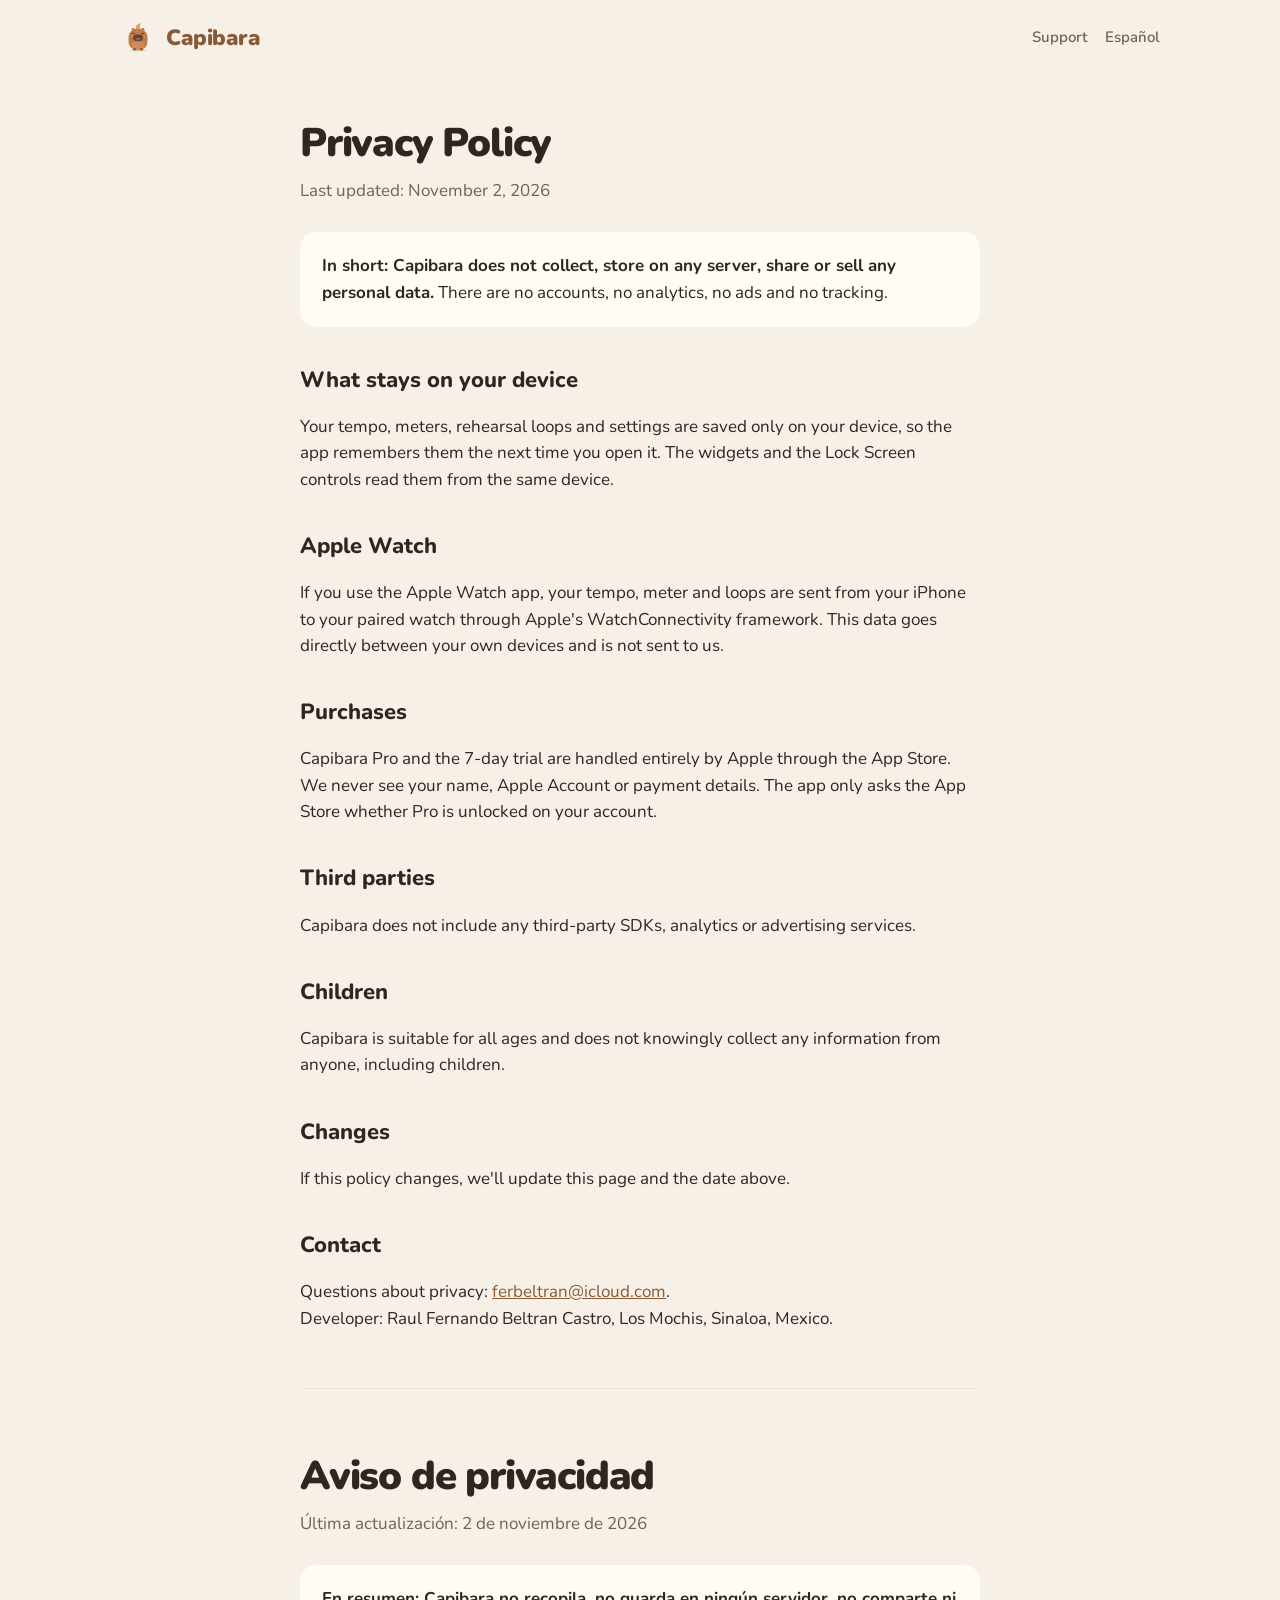
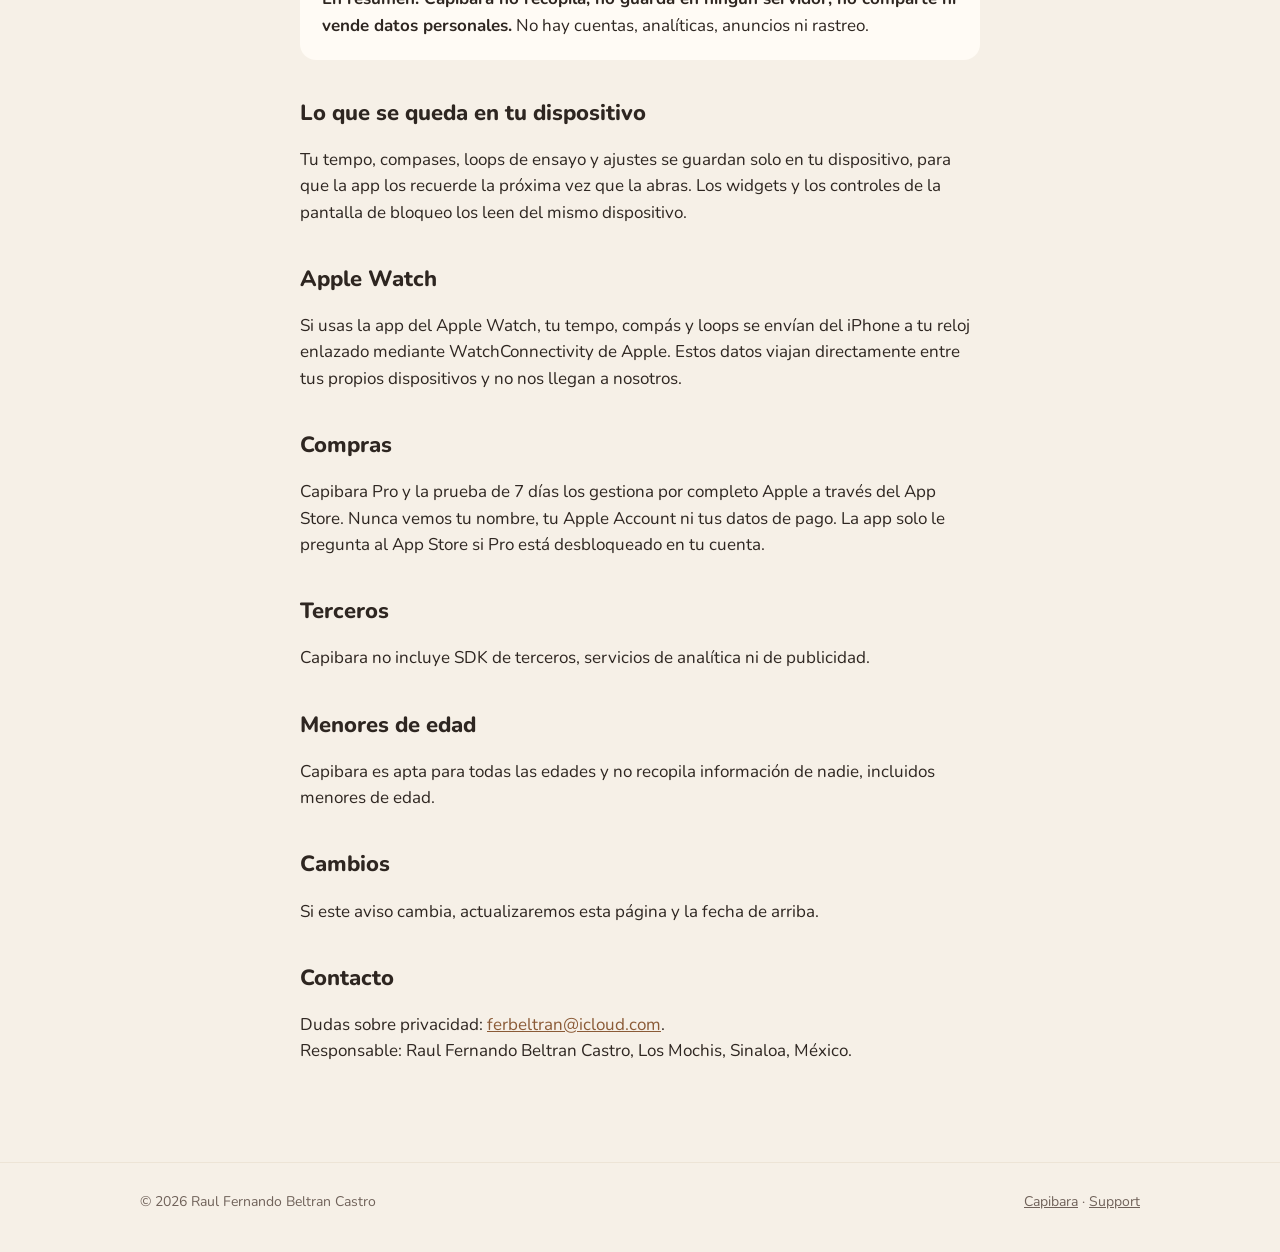
<file: privacy/index.html>
<!doctype html>
<html lang="en">
<head>
  <meta charset="utf-8">
  <meta name="viewport" content="width=device-width, initial-scale=1">
  <title>Capibara · Privacy Policy</title>
  <meta name="description" content="Capibara does not collect any personal data.">
  <link rel="icon" href="../img/favicon.png">
  <link rel="stylesheet" href="https://fonts.googleapis.com/css2?family=Nunito:wght@600;800;900&display=swap">
  <link rel="stylesheet" href="../style.css">
</head>
<body>
  <header class="wrap top">
    <a class="brand" href="../"><img src="../img/icon.png" alt="">Capibara</a>
    <nav>
      <a href="../support/">Support</a>
      <a href="#es">Español</a>
    </nav>
  </header>

  <main class="doc">
    <h1>Privacy Policy</h1>
    <p class="updated">Last updated: November 2, 2026</p>

    <div class="card">
      <p><strong>In short: Capibara does not collect, store on any server, share or sell any personal data.</strong> There are no accounts, no analytics, no ads and no tracking.</p>
    </div>

    <h2>What stays on your device</h2>
    <p>Your tempo, meters, rehearsal loops and settings are saved only on your device, so the app remembers them the next time you open it. The widgets and the Lock Screen controls read them from the same device.</p>

    <h2>Apple Watch</h2>
    <p>If you use the Apple Watch app, your tempo, meter and loops are sent from your iPhone to your paired watch through Apple's WatchConnectivity framework. This data goes directly between your own devices and is not sent to us.</p>

    <h2>Purchases</h2>
    <p>Capibara Pro and the 7-day trial are handled entirely by Apple through the App Store. We never see your name, Apple Account or payment details. The app only asks the App Store whether Pro is unlocked on your account.</p>

    <h2>Third parties</h2>
    <p>Capibara does not include any third-party SDKs, analytics or advertising services.</p>

    <h2>Children</h2>
    <p>Capibara is suitable for all ages and does not knowingly collect any information from anyone, including children.</p>

    <h2>Changes</h2>
    <p>If this policy changes, we'll update this page and the date above.</p>

    <h2>Contact</h2>
    <p>Questions about privacy: <a href="mailto:ferbeltran@icloud.com">ferbeltran@icloud.com</a>.<br>Developer: Raul Fernando Beltran Castro, Los Mochis, Sinaloa, Mexico.</p>

    <hr id="es">

    <h1 lang="es">Aviso de privacidad</h1>
    <p class="updated" lang="es">Última actualización: 2 de noviembre de 2026</p>

    <div lang="es">
      <div class="card">
        <p><strong>En resumen: Capibara no recopila, no guarda en ningún servidor, no comparte ni vende datos personales.</strong> No hay cuentas, analíticas, anuncios ni rastreo.</p>
      </div>

      <h2>Lo que se queda en tu dispositivo</h2>
      <p>Tu tempo, compases, loops de ensayo y ajustes se guardan solo en tu dispositivo, para que la app los recuerde la próxima vez que la abras. Los widgets y los controles de la pantalla de bloqueo los leen del mismo dispositivo.</p>

      <h2>Apple Watch</h2>
      <p>Si usas la app del Apple Watch, tu tempo, compás y loops se envían del iPhone a tu reloj enlazado mediante WatchConnectivity de Apple. Estos datos viajan directamente entre tus propios dispositivos y no nos llegan a nosotros.</p>

      <h2>Compras</h2>
      <p>Capibara Pro y la prueba de 7 días los gestiona por completo Apple a través del App Store. Nunca vemos tu nombre, tu Apple Account ni tus datos de pago. La app solo le pregunta al App Store si Pro está desbloqueado en tu cuenta.</p>

      <h2>Terceros</h2>
      <p>Capibara no incluye SDK de terceros, servicios de analítica ni de publicidad.</p>

      <h2>Menores de edad</h2>
      <p>Capibara es apta para todas las edades y no recopila información de nadie, incluidos menores de edad.</p>

      <h2>Cambios</h2>
      <p>Si este aviso cambia, actualizaremos esta página y la fecha de arriba.</p>

      <h2>Contacto</h2>
      <p>Dudas sobre privacidad: <a href="mailto:ferbeltran@icloud.com">ferbeltran@icloud.com</a>.<br>Responsable: Raul Fernando Beltran Castro, Los Mochis, Sinaloa, México.</p>
    </div>
  </main>

  <footer>
    <div class="wrap">
      <span>© 2026 Raul Fernando Beltran Castro</span>
      <span><a href="../">Capibara</a> · <a href="../support/">Support</a></span>
    </div>
  </footer>
</body>
</html>
</file>
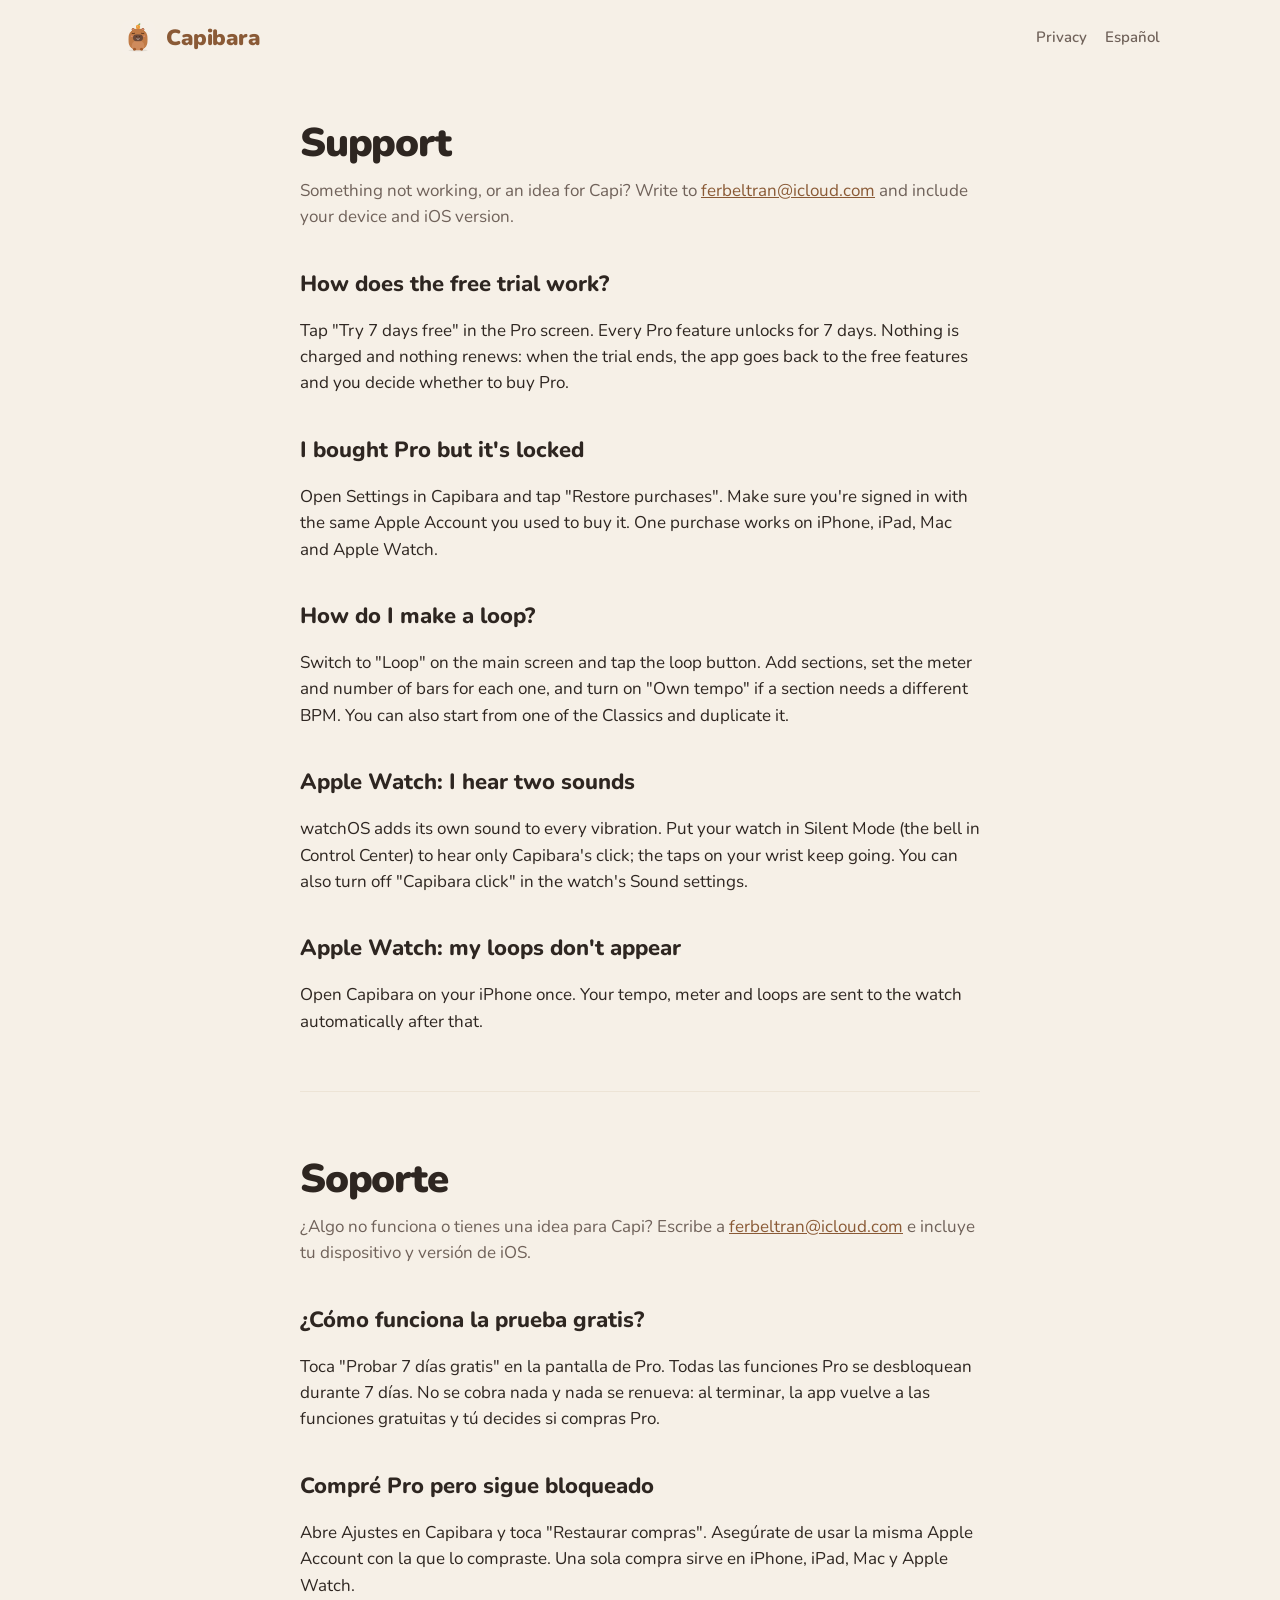
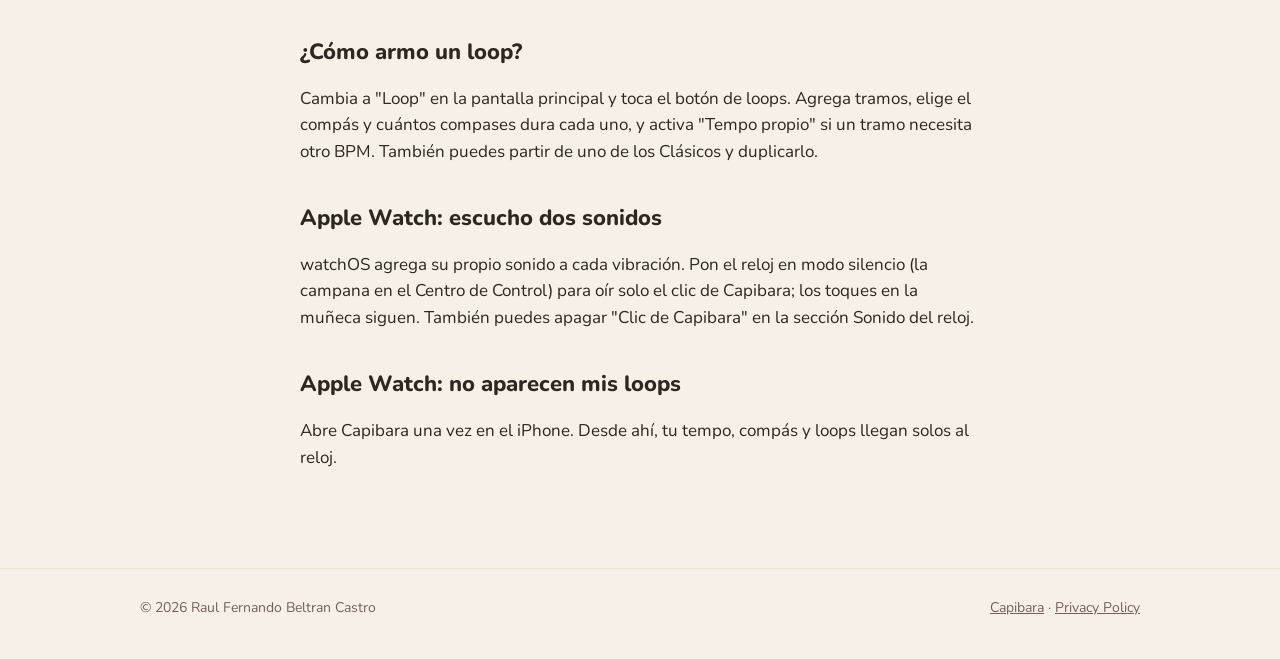
<file: support/index.html>
<!doctype html>
<html lang="en">
<head>
  <meta charset="utf-8">
  <meta name="viewport" content="width=device-width, initial-scale=1">
  <title>Capibara · Support</title>
  <meta name="description" content="Help with Capibara: the free trial, restoring purchases, loops and Apple Watch.">
  <link rel="icon" href="../img/favicon.png">
  <link rel="stylesheet" href="https://fonts.googleapis.com/css2?family=Nunito:wght@600;800;900&display=swap">
  <link rel="stylesheet" href="../style.css">
</head>
<body>
  <header class="wrap top">
    <a class="brand" href="../"><img src="../img/icon.png" alt="">Capibara</a>
    <nav>
      <a href="../privacy/">Privacy</a>
      <a href="#es">Español</a>
    </nav>
  </header>

  <main class="doc">
    <h1>Support</h1>
    <p class="updated">Something not working, or an idea for Capi? Write to <a href="mailto:ferbeltran@icloud.com">ferbeltran@icloud.com</a> and include your device and iOS version.</p>

    <h2>How does the free trial work?</h2>
    <p>Tap "Try 7 days free" in the Pro screen. Every Pro feature unlocks for 7 days. Nothing is charged and nothing renews: when the trial ends, the app goes back to the free features and you decide whether to buy Pro.</p>

    <h2>I bought Pro but it's locked</h2>
    <p>Open Settings in Capibara and tap "Restore purchases". Make sure you're signed in with the same Apple Account you used to buy it. One purchase works on iPhone, iPad, Mac and Apple Watch.</p>

    <h2>How do I make a loop?</h2>
    <p>Switch to "Loop" on the main screen and tap the loop button. Add sections, set the meter and number of bars for each one, and turn on "Own tempo" if a section needs a different BPM. You can also start from one of the Classics and duplicate it.</p>

    <h2>Apple Watch: I hear two sounds</h2>
    <p>watchOS adds its own sound to every vibration. Put your watch in Silent Mode (the bell in Control Center) to hear only Capibara's click; the taps on your wrist keep going. You can also turn off "Capibara click" in the watch's Sound settings.</p>

    <h2>Apple Watch: my loops don't appear</h2>
    <p>Open Capibara on your iPhone once. Your tempo, meter and loops are sent to the watch automatically after that.</p>

    <hr id="es">

    <div lang="es">
      <h1>Soporte</h1>
      <p class="updated">¿Algo no funciona o tienes una idea para Capi? Escribe a <a href="mailto:ferbeltran@icloud.com">ferbeltran@icloud.com</a> e incluye tu dispositivo y versión de iOS.</p>

      <h2>¿Cómo funciona la prueba gratis?</h2>
      <p>Toca "Probar 7 días gratis" en la pantalla de Pro. Todas las funciones Pro se desbloquean durante 7 días. No se cobra nada y nada se renueva: al terminar, la app vuelve a las funciones gratuitas y tú decides si compras Pro.</p>

      <h2>Compré Pro pero sigue bloqueado</h2>
      <p>Abre Ajustes en Capibara y toca "Restaurar compras". Asegúrate de usar la misma Apple Account con la que lo compraste. Una sola compra sirve en iPhone, iPad, Mac y Apple Watch.</p>

      <h2>¿Cómo armo un loop?</h2>
      <p>Cambia a "Loop" en la pantalla principal y toca el botón de loops. Agrega tramos, elige el compás y cuántos compases dura cada uno, y activa "Tempo propio" si un tramo necesita otro BPM. También puedes partir de uno de los Clásicos y duplicarlo.</p>

      <h2>Apple Watch: escucho dos sonidos</h2>
      <p>watchOS agrega su propio sonido a cada vibración. Pon el reloj en modo silencio (la campana en el Centro de Control) para oír solo el clic de Capibara; los toques en la muñeca siguen. También puedes apagar "Clic de Capibara" en la sección Sonido del reloj.</p>

      <h2>Apple Watch: no aparecen mis loops</h2>
      <p>Abre Capibara una vez en el iPhone. Desde ahí, tu tempo, compás y loops llegan solos al reloj.</p>
    </div>
  </main>

  <footer>
    <div class="wrap">
      <span>© 2026 Raul Fernando Beltran Castro</span>
      <span><a href="../">Capibara</a> · <a href="../privacy/">Privacy Policy</a></span>
    </div>
  </footer>
</body>
</html>
</file>
<file: style.css>
/* Capibara: mismos colores y formas que la app. Un solo acento (yuzu), grises cálidos. */
:root {
  --bg: #F6F0E7;
  --surface: #EDE4D6;
  --card: #FFFBF5;
  --ink: #2E2621;
  --ink-soft: #70625A;
  --accent: #EE9B3B;
  --on-accent: #3B2216;
  --wordmark: #8A5A36;
  --radius: 16px;
  font-family: ui-rounded, "SF Pro Rounded", "Nunito", system-ui, -apple-system, sans-serif;
  color-scheme: light dark;
}
@media (prefers-color-scheme: dark) {
  :root {
    --bg: #1A1714;
    --surface: #332C26;
    --card: #27221E;
    --ink: #F4EDE4;
    --ink-soft: #A39383;
    --wordmark: #D9A77A;
  }
}

* { box-sizing: border-box; }
body {
  margin: 0;
  background: var(--bg);
  color: var(--ink);
  line-height: 1.55;
  -webkit-font-smoothing: antialiased;
}
a { color: var(--wordmark); }
img { max-width: 100%; display: block; }

.wrap { max-width: 1040px; margin: 0 auto; padding: 0 20px; }

/* Barra superior */
.top {
  display: flex; align-items: center; justify-content: space-between;
  padding: 20px 0;
}
.brand {
  display: flex; align-items: center; gap: 10px;
  font-weight: 900; font-size: 22px; color: var(--wordmark); text-decoration: none;
  letter-spacing: -0.02em;
}
.brand img { width: 36px; height: 36px; border-radius: 9px; }
.top nav { display: flex; gap: 18px; font-weight: 600; font-size: 15px; }
.top nav a { color: var(--ink-soft); text-decoration: none; }
.top nav a:hover { color: var(--ink); }

/* Portada */
.hero {
  display: grid; grid-template-columns: 1.05fr 0.95fr; gap: 48px; align-items: center;
  padding: 40px 0 72px;
}
.hero h1 {
  font-size: clamp(40px, 6vw, 68px); line-height: 1.02; margin: 0 0 18px;
  font-weight: 900; letter-spacing: -0.035em;
}
.hero h1 em { font-style: normal; color: var(--accent); }
.hero p.lead { font-size: 20px; color: var(--ink-soft); margin: 0 0 30px; max-width: 30em; }
.badges { display: flex; flex-wrap: wrap; gap: 14px; align-items: center; }
.badges img { height: 54px; width: auto; }
.badges small { color: var(--ink-soft); font-size: 14px; }
.hero .shot { justify-self: center; max-width: 380px; }
.hero .shot img { border-radius: 28px; }

/* Funciones */
.features {
  display: grid; grid-template-columns: repeat(3, 1fr); gap: 16px;
  padding-bottom: 72px;
}
.feature {
  background: var(--card); border-radius: var(--radius); padding: 22px;
}
.feature h3 { margin: 0 0 6px; font-size: 18px; font-weight: 800; }
.feature p { margin: 0; color: var(--ink-soft); font-size: 15px; }

/* Galería */
.gallery {
  display: grid; grid-template-columns: repeat(3, 1fr); gap: 20px;
  padding-bottom: 80px;
}
.gallery img { border-radius: 22px; }

/* Páginas de texto */
.doc { max-width: 720px; margin: 0 auto; padding: 24px 20px 80px; }
.doc h1 { font-size: 40px; font-weight: 900; letter-spacing: -0.03em; margin: 12px 0 4px; }
.doc h2 { font-size: 22px; font-weight: 800; margin: 36px 0 8px; }
.doc .updated { color: var(--ink-soft); margin: 0 0 28px; }
.doc p, .doc li { font-size: 17px; }
.doc .card { background: var(--card); border-radius: var(--radius); padding: 4px 22px; margin: 16px 0; }
.doc hr { border: 0; border-top: 1px solid var(--surface); margin: 56px 0; }

footer {
  border-top: 1px solid var(--surface);
  padding: 28px 0 40px; color: var(--ink-soft); font-size: 14px;
}
footer .wrap { display: flex; flex-wrap: wrap; gap: 8px 22px; justify-content: space-between; }
footer a { color: var(--ink-soft); }

@media (max-width: 760px) {
  .hero { grid-template-columns: 1fr; gap: 32px; padding-top: 16px; }
  .hero .shot { max-width: 300px; }
  .features { grid-template-columns: 1fr; }
  .gallery { grid-template-columns: 1fr; max-width: 360px; margin: 0 auto; }
  .top nav { gap: 14px; font-size: 14px; }
}
</file>
